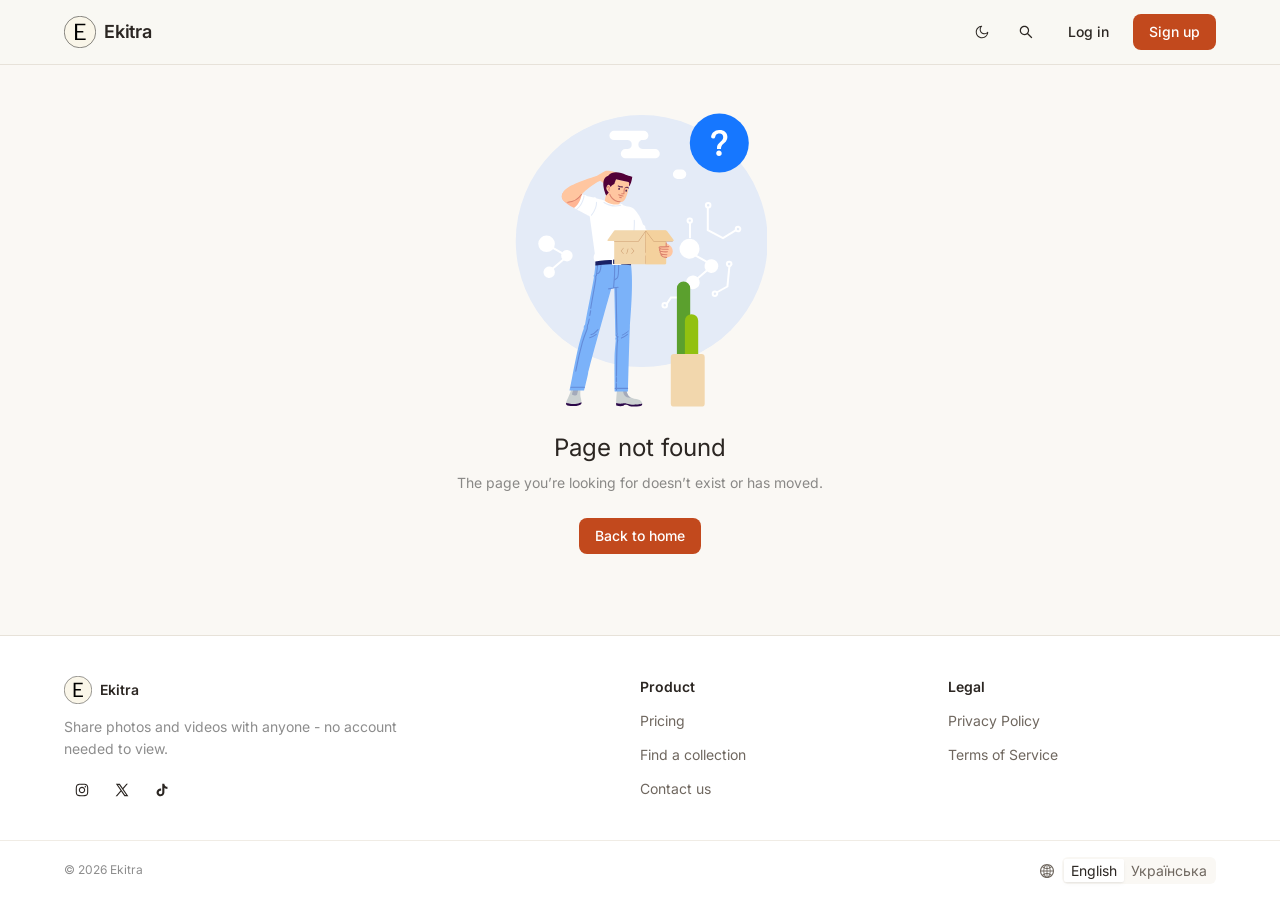
<file: index.html>
<!doctype html>
<html lang="en">

<head>
  <meta charset="UTF-8" />
  <link rel="icon" type="image/svg+xml" href="/logo.svg" />
  <meta name="viewport" content="width=device-width, initial-scale=1.0" />
  <meta name="theme-color" content="#FAF8F4">
  <meta name="description" content="Deliver photos and videos to your clients with one link. No account needed to view or download." />
  <meta property="og:title" content="Ekitra" />
  <meta property="og:description" content="Deliver Your Media Collections with Ease" />
  <meta property="og:image" content="https://ekitra.com/meta_banner.png" />
  <meta property="og:url" content="https://ekitra.com" />
  <meta property="og:type" content="website" />

  <meta name="twitter:card" content="summary_large_image" />
  <meta name="twitter:title" content="Ekitra" />
  <meta name="twitter:description" content="Deliver Your Media Collections with Ease" />
  <meta name="twitter:image" content="https://ekitra.com/meta_banner.png" />
  <title>Ekitra</title>

  <script async src="https://www.googletagmanager.com/gtag/js?id=G-33ERW6ET8P"></script>
  <script>
    window.dataLayer = window.dataLayer || [];
    function gtag(){dataLayer.push(arguments);}
    gtag('js', new Date());
    gtag('config', 'G-33ERW6ET8P');
  </script>
  <script type="module" crossorigin src="/assets/index-DQyf0eKL.js"></script>
  <link rel="modulepreload" crossorigin href="/assets/rolldown-runtime-WkwZ5CU-.js">
  <link rel="modulepreload" crossorigin href="/assets/jsx-runtime-klQBwCoQ.js">
  <link rel="modulepreload" crossorigin href="/assets/dist-BS58lafi.js">
  <link rel="modulepreload" crossorigin href="/assets/typography-UqbS8w_v.js">
  <link rel="modulepreload" crossorigin href="/assets/button-Dk9dp5Dy.js">
  <link rel="stylesheet" crossorigin href="/assets/index-Ir_RZ6ho.css">
</head>

<body>
  <div id="root"></div>
</body>

</html>
</file>
<file: assets/index-Ir_RZ6ho.css>
._header_1cqw7_1{z-index:100;border-bottom:1px solid var(--brand-border);background:var(--brand-header-bg);-webkit-backdrop-filter:saturate(1.4)blur(12px);position:sticky;top:0}._inner_1cqw7_11{max-width:var(--page-max-width);height:64px;padding:0 var(--page-gutter);align-items:center;gap:16px;margin:0 auto;display:flex}._logo_1cqw7_21{color:var(--brand-text);letter-spacing:-.01em;flex-shrink:0;align-items:center;gap:8px;font-size:18px;font-weight:600;display:inline-flex}._actions_1cqw7_32{align-items:center;gap:8px;margin-left:auto;display:flex}._publicButtons_1cqw7_39{gap:8px;display:flex}._drawerFooter_1cqw7_44{border-top:1px solid var(--brand-border-secondary);margin-top:auto;padding:16px 24px 24px}._menuButton_1cqw7_51{display:none!important}@media (width<=639px){._publicButtons_1cqw7_39,._searchLink_1cqw7_57{display:none!important}._menuButton_1cqw7_51{display:inline-flex!important}}._footer_qlif7_1{border-top:1px solid var(--brand-border);background:var(--brand-bg-container);margin-top:auto}._top_qlif7_7{max-width:var(--page-max-width);padding:40px var(--page-gutter) 32px;grid-template-columns:2fr 1fr 1fr;gap:40px;margin:0 auto;display:grid}._brand_qlif7_16{max-width:360px}._logo_qlif7_20{color:var(--brand-text);align-items:center;gap:8px;font-weight:600;display:inline-flex}._column_qlif7_28{flex-direction:column;gap:12px;display:flex}._link_qlif7_34{color:var(--brand-text-secondary);font-size:14px;transition:color .15s}._link_qlif7_34:hover{color:var(--brand-text)}._bottom_qlif7_44{max-width:var(--page-max-width);padding:16px var(--page-gutter);flex-wrap:wrap;justify-content:space-between;align-items:center;gap:12px;margin:0 auto;display:flex}._bottomBar_qlif7_55{border-top:1px solid var(--brand-border-secondary)}@media (width<=767px){._top_qlif7_7{grid-template-columns:1fr 1fr;gap:32px}._brand_qlif7_16{grid-column:1/-1}}._page_2new1_1{width:100%;max-width:var(--page-max-width);padding:0 var(--page-gutter) 80px;margin:0 auto}._hero_2new1_9{grid-template-columns:minmax(0,1fr) minmax(0,1.05fr);align-items:center;gap:56px;padding:72px 0 88px;display:grid}._heroCopy_2new1_17{min-width:0}._eyebrow_2new1_21{background:var(--brand-primary-soft);color:var(--brand-primary);border:1px solid #c2491d40;border-radius:999px;margin-bottom:20px;padding:4px 12px;font-size:13px;font-weight:500;display:inline-block}._heroTitle_2new1_33{color:var(--brand-text);letter-spacing:-.025em;margin:0;font-size:clamp(34px,4.6vw,54px);font-weight:700;line-height:1.08}._heroSubtitle_2new1_42{max-width:520px;font-size:18px;line-height:1.6;color:var(--brand-text-secondary)!important;margin:20px 0 0!important}._heroCtas_2new1_50{margin-top:32px}._trust_2new1_54{margin-top:16px;font-size:13px;display:block}._trust_2new1_54 .anticon{color:var(--brand-primary)}._codeForm_2new1_64{border-top:1px solid var(--brand-border);margin-top:40px;padding-top:24px}._codeLabel_2new1_70{color:var(--brand-text);margin-bottom:8px;font-size:14px;font-weight:500;display:block}._preview_2new1_79{min-width:0;position:relative}._browser_2new1_84{border:1px solid var(--brand-border);background:var(--brand-bg-container);border-radius:16px;overflow:hidden;transform:perspective(1600px)rotateY(-4deg)rotateX(2deg);box-shadow:0 1px 2px #2b26220a,0 24px 64px -12px #2b26222e}._browserBar_2new1_95{border-bottom:1px solid var(--brand-border-secondary);background:var(--brand-fill);align-items:center;gap:6px;padding:10px 14px;display:flex}._browserBar_2new1_95>span{background:var(--brand-border);border-radius:50%;width:10px;height:10px}._browserUrl_2new1_111{background:var(--brand-bg-container);color:var(--brand-text-secondary);white-space:nowrap;text-overflow:ellipsis;border-radius:6px;flex:1;margin-left:10px;padding:4px 10px;font-size:11px;overflow:hidden}._browserBody_2new1_124{padding:20px}._previewHead_2new1_128{flex-wrap:wrap;justify-content:space-between;align-items:flex-end;gap:12px;margin-bottom:16px;display:flex}._previewTitle_2new1_137{font-size:17px;font-weight:600}._previewMeta_2new1_142{color:var(--brand-text-secondary);margin-top:2px;font-size:12px}._previewActions_2new1_148{gap:6px;display:flex}._fakeBtn_2new1_153{border:1px solid var(--brand-border);border-radius:7px;align-items:center;gap:6px;padding:5px 10px;font-size:12px;font-weight:500;display:inline-flex}._fakeBtnPrimary_2new1_164{border-color:var(--brand-primary);background:var(--brand-primary);color:#fff}._previewGrid_2new1_170{grid-template-columns:repeat(4,1fr);gap:8px;display:grid}._previewTile_2new1_176{aspect-ratio:1;border-radius:8px;position:relative}._previewPlay_2new1_182{color:#ffffffe6;font-size:26px;position:absolute;top:50%;left:50%;transform:translate(-50%,-50%)}._toast_2new1_191{border:1px solid var(--brand-border);background:var(--brand-bg-container);border-radius:10px;align-items:center;gap:8px;padding:10px 14px;font-size:13px;font-weight:500;display:inline-flex;position:absolute;bottom:-18px;left:-18px;box-shadow:0 12px 32px #2b262224}._section_2new1_208{border-top:1px solid var(--brand-border);padding:72px 0;scroll-margin-top:48px}._sectionHead_2new1_214{text-align:center;max-width:640px;margin:0 auto 44px}._sectionHead_2new1_214 h2{color:var(--brand-text);letter-spacing:-.02em;margin:0;font-size:clamp(26px,3vw,36px);font-weight:700;line-height:1.2}._sectionHead_2new1_214 p{color:var(--brand-text-secondary);margin:12px 0 0;font-size:16px}._steps_2new1_236{grid-template-columns:repeat(3,1fr);gap:20px;margin:0;padding:0;list-style:none;display:grid}._step_2new1_236{border:1px solid var(--brand-border);background:var(--brand-bg-container);border-radius:16px;padding:28px;position:relative}._step_2new1_236 h3,._feature_2new1_254 h3{margin:16px 0 6px;font-size:17px;font-weight:600}._step_2new1_236 p,._feature_2new1_254 p{color:var(--brand-text-secondary);margin:0;font-size:14px;line-height:1.6}._stepIcon_2new1_268,._featureIcon_2new1_269{background:var(--brand-primary-soft);width:44px;height:44px;color:var(--brand-primary);border-radius:12px;justify-content:center;align-items:center;font-size:20px;display:inline-flex}._stepNumber_2new1_281{color:var(--brand-border);font-size:40px;font-weight:700;line-height:1;position:absolute;top:24px;right:28px}._features_2new1_292{grid-template-columns:repeat(3,1fr);gap:36px 32px;display:grid}._feature_2new1_254{min-width:0}._featureIcon_2new1_269{border-radius:10px;width:40px;height:40px;font-size:18px}._plans_2new1_310{grid-template-columns:repeat(4,1fr);align-items:stretch;gap:16px;display:grid}._plan_2new1_310{border:1px solid var(--brand-border);background:var(--brand-bg-container);border-radius:16px;flex-direction:column;padding:28px 24px;display:flex;position:relative}._planPopular_2new1_327{border:2px solid var(--brand-primary);box-shadow:0 20px 48px -16px #c2491d59}._planBadge_2new1_332{background:var(--brand-primary);color:#fff;border-radius:999px;padding:2px 10px;font-size:12px;font-weight:600;position:absolute;top:-12px;left:24px}._planName_2new1_344{margin:0;font-size:18px;font-weight:600}._planDesc_2new1_350{min-height:44px;color:var(--brand-text-secondary);margin:6px 0 20px;font-size:14px;line-height:1.5}._planPrice_2new1_358{align-items:baseline;gap:6px;margin-bottom:20px;display:flex}._planPrice_2new1_358 span{letter-spacing:-.02em;font-size:38px;font-weight:700}._planPrice_2new1_358 small{color:var(--brand-text-secondary);font-size:14px}._planList_2new1_376{flex-direction:column;gap:10px;margin:24px 0 0;padding:0;font-size:14px;list-style:none;display:flex}._planList_2new1_376 li{gap:10px;display:flex}._planList_2new1_376 .anticon{color:var(--brand-primary);margin-top:4px}._faqSection_2new1_397{max-width:800px;margin:0 auto}._faq_2new1_397 .ant-collapse-item{border-bottom:1px solid var(--brand-border)!important}._faq_2new1_397 .ant-collapse-header-text{font-size:16px;font-weight:500}._faq_2new1_397 .ant-collapse-content-box{color:var(--brand-text-secondary);font-size:15px;line-height:1.65}._cta_2new1_418{color:#fff;text-align:center;background:radial-gradient(circle at 15% 20%,#ffffff2e,#0000 40%),linear-gradient(135deg,#c2491d,#8f3414);border-radius:24px;margin-top:24px;padding:64px 32px}._cta_2new1_418 h2{color:#fff;letter-spacing:-.02em;margin:0;font-size:clamp(26px,3.2vw,38px);font-weight:700}._cta_2new1_418 p{color:#ffffffd9;margin:12px 0 28px;font-size:17px}._ctaButton_2new1_443{color:var(--brand-primary)!important;background:#fff!important;border:0!important;font-weight:600!important}._ctaButton_2new1_443:hover{background:#fff4ee!important}@media (width<=1023px){._hero_2new1_9{grid-template-columns:1fr;gap:48px;padding:48px 0 64px}._browser_2new1_84{transform:none}._plans_2new1_310{grid-template-columns:repeat(2,1fr);gap:24px 16px}._features_2new1_292{grid-template-columns:repeat(2,1fr)}}@media (width<=767px){._steps_2new1_236,._features_2new1_292,._plans_2new1_310{grid-template-columns:1fr}._section_2new1_208{padding:56px 0}._heroSubtitle_2new1_42{font-size:16px}._heroCtas_2new1_50>.ant-btn{flex:100%}._previewGrid_2new1_170{grid-template-columns:repeat(3,1fr)}._previewGrid_2new1_170>:nth-child(n+7),._previewActions_2new1_148{display:none}._toast_2new1_191{left:12px}._cta_2new1_418{border-radius:18px;padding:48px 20px}}@font-face{font-family:Inter Variable;font-style:normal;font-display:swap;font-weight:100 900;src:url(/assets/inter-cyrillic-ext-wght-normal-BOeWTOD4.woff2)format("woff2-variations");unicode-range:U+460-52F,U+1C80-1C8A,U+20B4,U+2DE0-2DFF,U+A640-A69F,U+FE2E-FE2F}@font-face{font-family:Inter Variable;font-style:normal;font-display:swap;font-weight:100 900;src:url(/assets/inter-cyrillic-wght-normal-DqGufNeO.woff2)format("woff2-variations");unicode-range:U+301,U+400-45F,U+490-491,U+4B0-4B1,U+2116}@font-face{font-family:Inter Variable;font-style:normal;font-display:swap;font-weight:100 900;src:url(/assets/inter-greek-ext-wght-normal-DlzME5K_.woff2)format("woff2-variations");unicode-range:U+1F??}@font-face{font-family:Inter Variable;font-style:normal;font-display:swap;font-weight:100 900;src:url(/assets/inter-greek-wght-normal-CkhJZR-_.woff2)format("woff2-variations");unicode-range:U+370-377,U+37A-37F,U+384-38A,U+38C,U+38E-3A1,U+3A3-3FF}@font-face{font-family:Inter Variable;font-style:normal;font-display:swap;font-weight:100 900;src:url(/assets/inter-vietnamese-wght-normal-CBcvBZtf.woff2)format("woff2-variations");unicode-range:U+102-103,U+110-111,U+128-129,U+168-169,U+1A0-1A1,U+1AF-1B0,U+300-301,U+303-304,U+308-309,U+323,U+329,U+1EA0-1EF9,U+20AB}@font-face{font-family:Inter Variable;font-style:normal;font-display:swap;font-weight:100 900;src:url(/assets/inter-latin-ext-wght-normal-DO1Apj_S.woff2)format("woff2-variations");unicode-range:U+100-2BA,U+2BD-2C5,U+2C7-2CC,U+2CE-2D7,U+2DD-2FF,U+304,U+308,U+329,U+1D00-1DBF,U+1E00-1E9F,U+1EF2-1EFF,U+2020,U+20A0-20AB,U+20AD-20C0,U+2113,U+2C60-2C7F,U+A720-A7FF}@font-face{font-family:Inter Variable;font-style:normal;font-display:swap;font-weight:100 900;src:url(/assets/inter-latin-wght-normal-Dx4kXJAl.woff2)format("woff2-variations");unicode-range:U+??,U+131,U+152-153,U+2BB-2BC,U+2C6,U+2DA,U+2DC,U+304,U+308,U+329,U+2000-206F,U+20AC,U+2122,U+2191,U+2193,U+2212,U+2215,U+FEFF,U+FFFD}:root{--brand-primary:#c2491d;--brand-text:#2b2622;--brand-text-secondary:#6f675f;--brand-bg-layout:#faf8f4;--brand-bg-container:#fff;--brand-border:#e7e2d9;--brand-border-secondary:#f0ece5;--brand-fill:#f4f1ec;--brand-header-bg:#faf8f4d9;--brand-primary-soft:#c2491d1a;--brand-shadow:#2b262224;--brand-font:"Inter Variable", ui-sans-serif, system-ui, -apple-system, "Segoe UI", sans-serif;--page-max-width:1200px;--page-gutter:24px}@media (width<=640px){:root{--page-gutter:16px}}:root[data-theme=dark]{--brand-primary:#e0693a;--brand-text:#f2eee8;--brand-text-secondary:#aba399;--brand-bg-layout:#1a1715;--brand-bg-container:#24201d;--brand-border:#3a3430;--brand-border-secondary:#2e2926;--brand-fill:#2c2724;--brand-header-bg:#1a1715d1;--brand-primary-soft:#e0693a29;--brand-shadow:#00000073}*,:before,:after{box-sizing:border-box}html{background-color:var(--brand-bg-layout);-webkit-font-smoothing:antialiased;-moz-osx-font-smoothing:grayscale}body{background-color:var(--brand-bg-layout);color:var(--brand-text);font-family:var(--brand-font);font-feature-settings:"cv11", "ss01";margin:0}a{color:inherit;text-decoration:none}button,input,select,textarea{font:inherit}#root,.app-shell{flex-direction:column;min-height:100dvh;display:flex}.container{width:100%;max-width:var(--page-max-width);padding:0 var(--page-gutter);margin:0 auto;position:relative}.visually-hidden{clip:rect(0, 0, 0, 0);white-space:nowrap;border:0;width:1px;height:1px;margin:-1px;padding:0;overflow:hidden;position:absolute!important}.skip-link{z-index:1100;background:var(--brand-bg-container);border-radius:8px;padding:8px 12px;position:fixed;top:8px;left:8px;transform:translateY(-200%);box-shadow:0 4px 16px #0000001f}.skip-link:focus{transform:none}@media (prefers-reduced-motion:reduce){*,:before,:after{scroll-behavior:auto!important;transition-duration:.01ms!important;animation-duration:.01ms!important;animation-iteration-count:1!important}}
</file>
